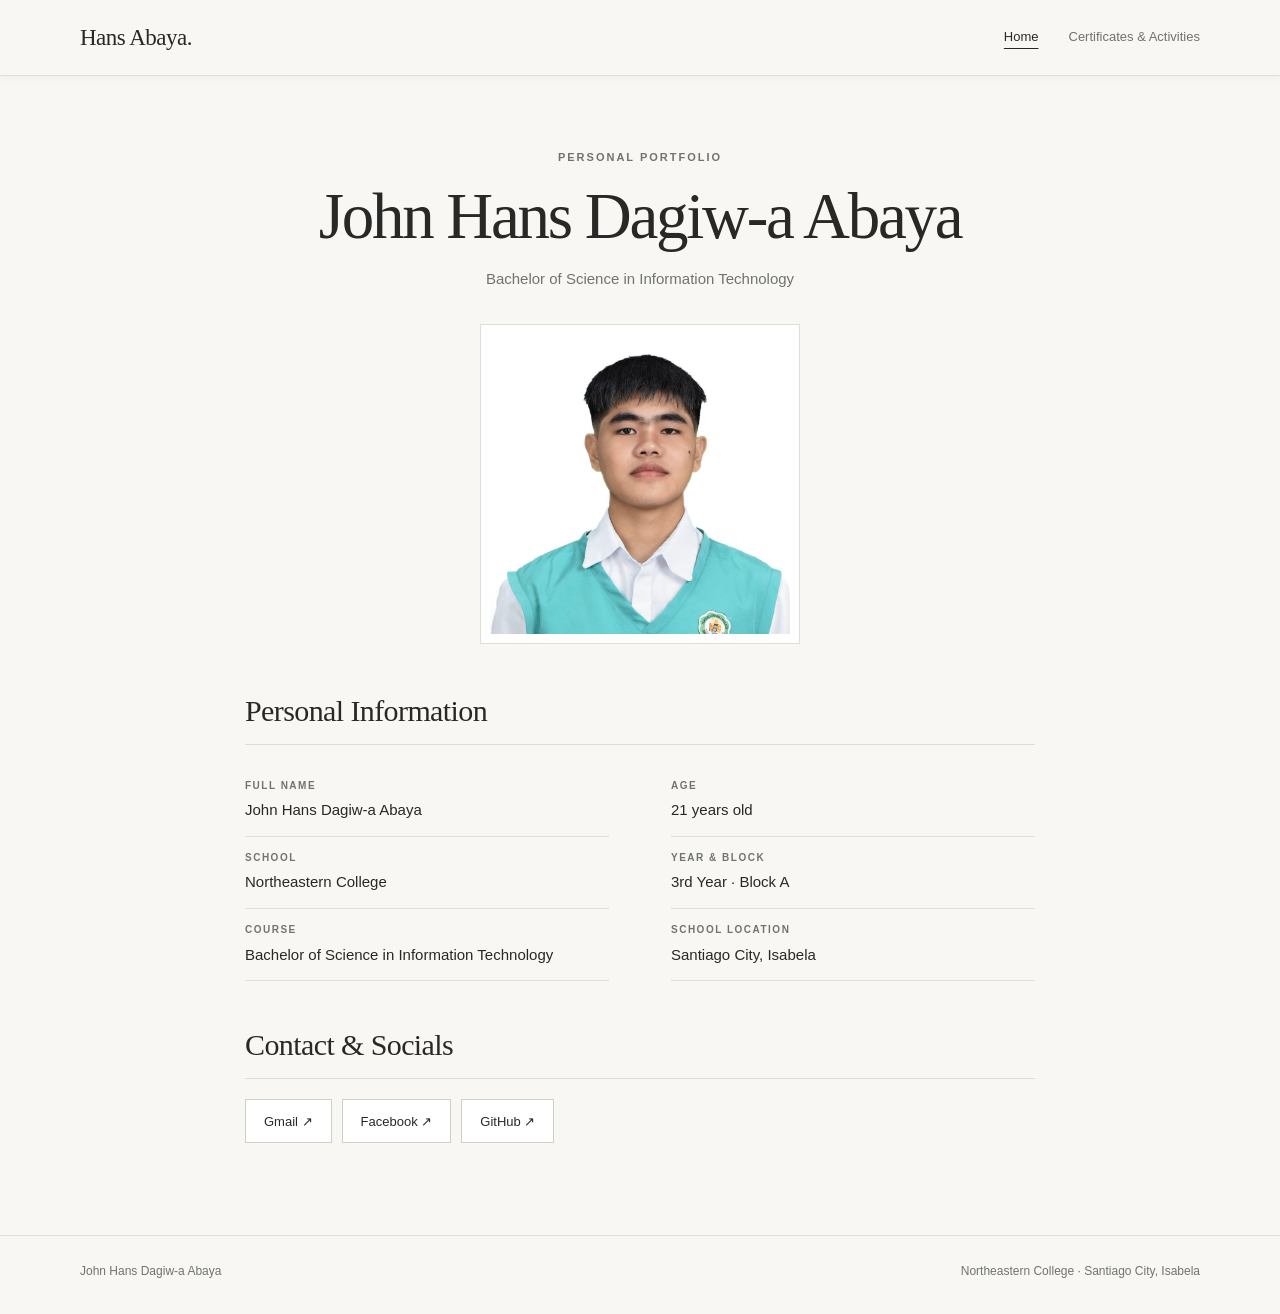
<file: index.html>
<!DOCTYPE html>
<html lang="en">
 <head>
  <meta charset="utf-8"/>
  <meta content="width=device-width, initial-scale=1" name="viewport"/>
  <meta content="light" name="color-scheme"/>
  <link href="assets/css/style.css" rel="stylesheet"/>
  <title>
   Hans Abaya | Personal Portfolio
  </title>
  <meta content="Personal portfolio of John Hans Dagiw-a Abaya, a third-year BSIT student at Northeastern College." name="description"/>
 </head>
 <body>
  <header class="site-header">
   <div class="container header-inner">
    <a class="brand" href="index.html">
     Hans Abaya.
    </a>
    <nav aria-label="Main navigation" class="main-nav">
     <a aria-current="page" href="index.html">
      Home
     </a>
     <a href="portfolio.html">
      Certificates &amp; Activities
     </a>
    </nav>
   </div>
  </header>
  <main class="home-main">
   <div class="container">
    <div class="home-intro">
     <p class="eyebrow">
      Personal Portfolio
     </p>
     <h1>
      John Hans Dagiw-a Abaya
     </h1>
     <p class="subtitle">
      Bachelor of Science in Information Technology
     </p>
    </div>
    <figure class="portrait-frame">
     <img alt="Portrait of John Hans Dagiw-a Abaya" decoding="async" fetchpriority="high" height="1000" src="assets/images/profile.jpg" width="1000"/>
    </figure>
    <section aria-labelledby="personal-info" class="profile-details">
     <div class="section-topline">
      <h2 id="personal-info">
       Personal Information
      </h2>
     </div>
     <div class="details-grid">
      <div class="detail">
       <span class="detail-label">
        Full name
       </span>
       <span class="detail-value">
        John Hans Dagiw-a Abaya
       </span>
      </div>
      <div class="detail">
       <span class="detail-label">
        Age
       </span>
       <span class="detail-value">
        21 years old
       </span>
      </div>
      <div class="detail">
       <span class="detail-label">
        School
       </span>
       <span class="detail-value">
        Northeastern College
       </span>
      </div>
      <div class="detail">
       <span class="detail-label">
        Year &amp; Block
       </span>
       <span class="detail-value">
        3rd Year &middot; Block A
       </span>
      </div>
      <div class="detail">
       <span class="detail-label">
        Course
       </span>
       <span class="detail-value">
        Bachelor of Science in Information Technology
       </span>
      </div>
      <div class="detail">
       <span class="detail-label">
        School Location
       </span>
       <span class="detail-value">
        Santiago City, Isabela
       </span>
      </div>
     </div>
     <div class="social-area">
      <div class="section-topline">
       <h2>
        Contact &amp; Socials
       </h2>
      </div>
      <div class="social-links">
       <a class="social-link" href="mailto:johnabaya8989@gmail.com">
        Gmail &nearrow;
       </a>
       <a class="social-link" href="https://www.facebook.com/john.abaya.319/" rel="noopener noreferrer" target="_blank">
        Facebook &nearrow;
       </a>
       <a class="social-link" href="https://github.com/ESC4N0R8989" rel="noopener noreferrer" target="_blank">
        GitHub &nearrow;
       </a>
      </div>
     </div>
    </section>
   </div>
  </main>
  <footer class="site-footer">
   <div class="container footer-inner">
    <span>
     John Hans Dagiw-a Abaya
    </span>
    <span>
     Northeastern College &middot; Santiago City, Isabela
    </span>
   </div>
  </footer>
 </body>
</html>
</file>
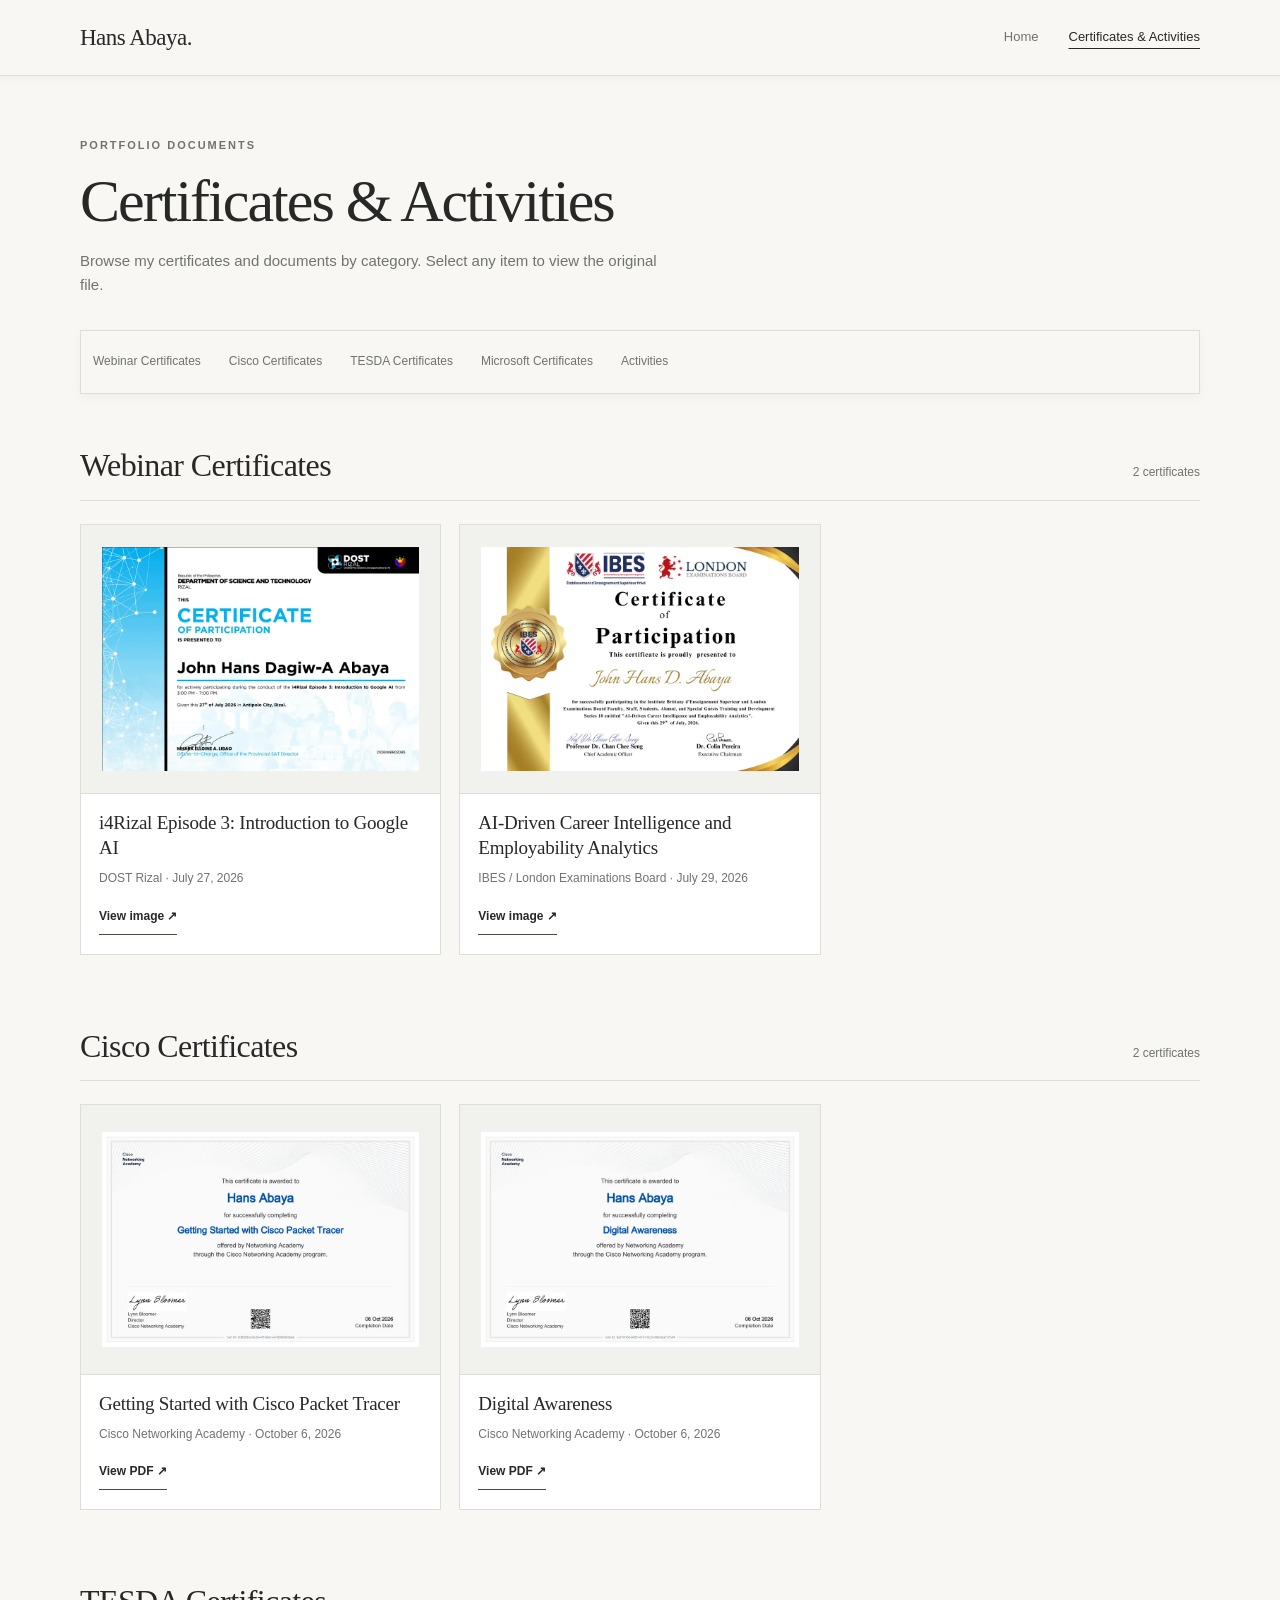
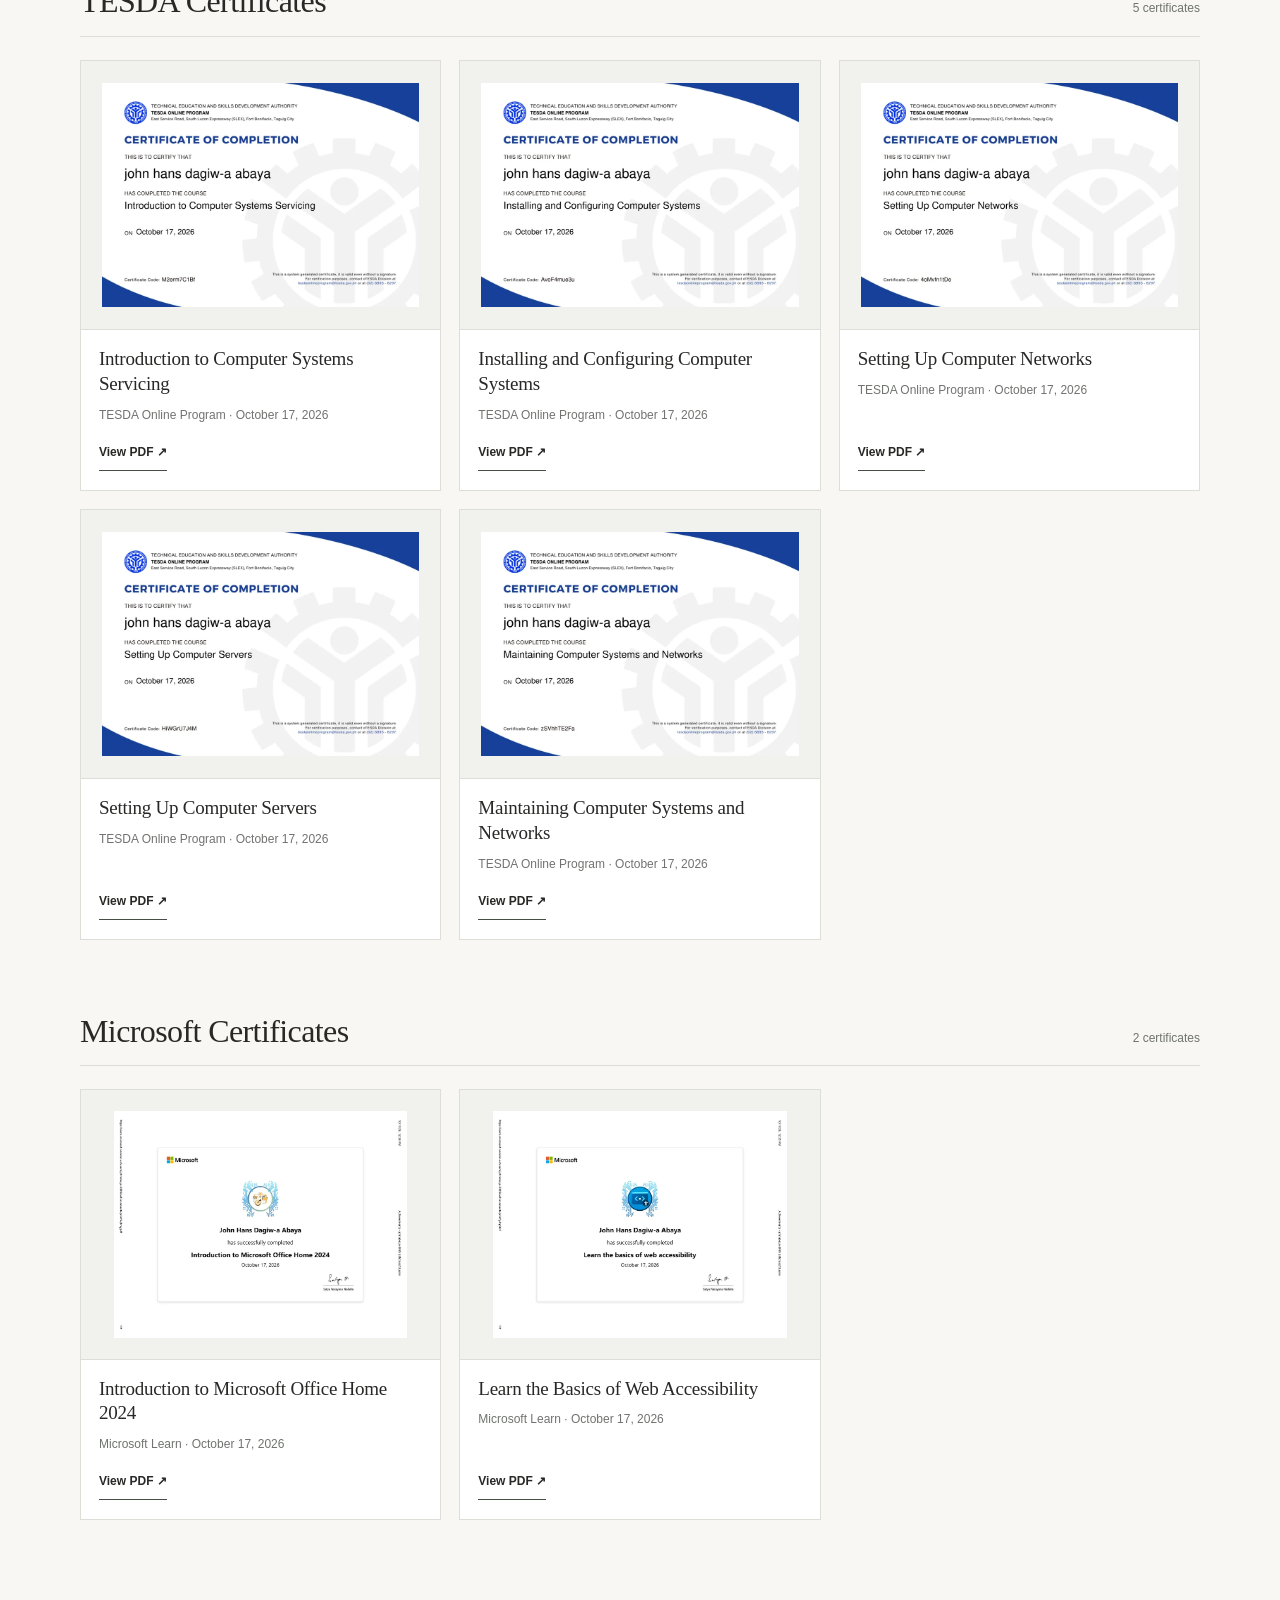
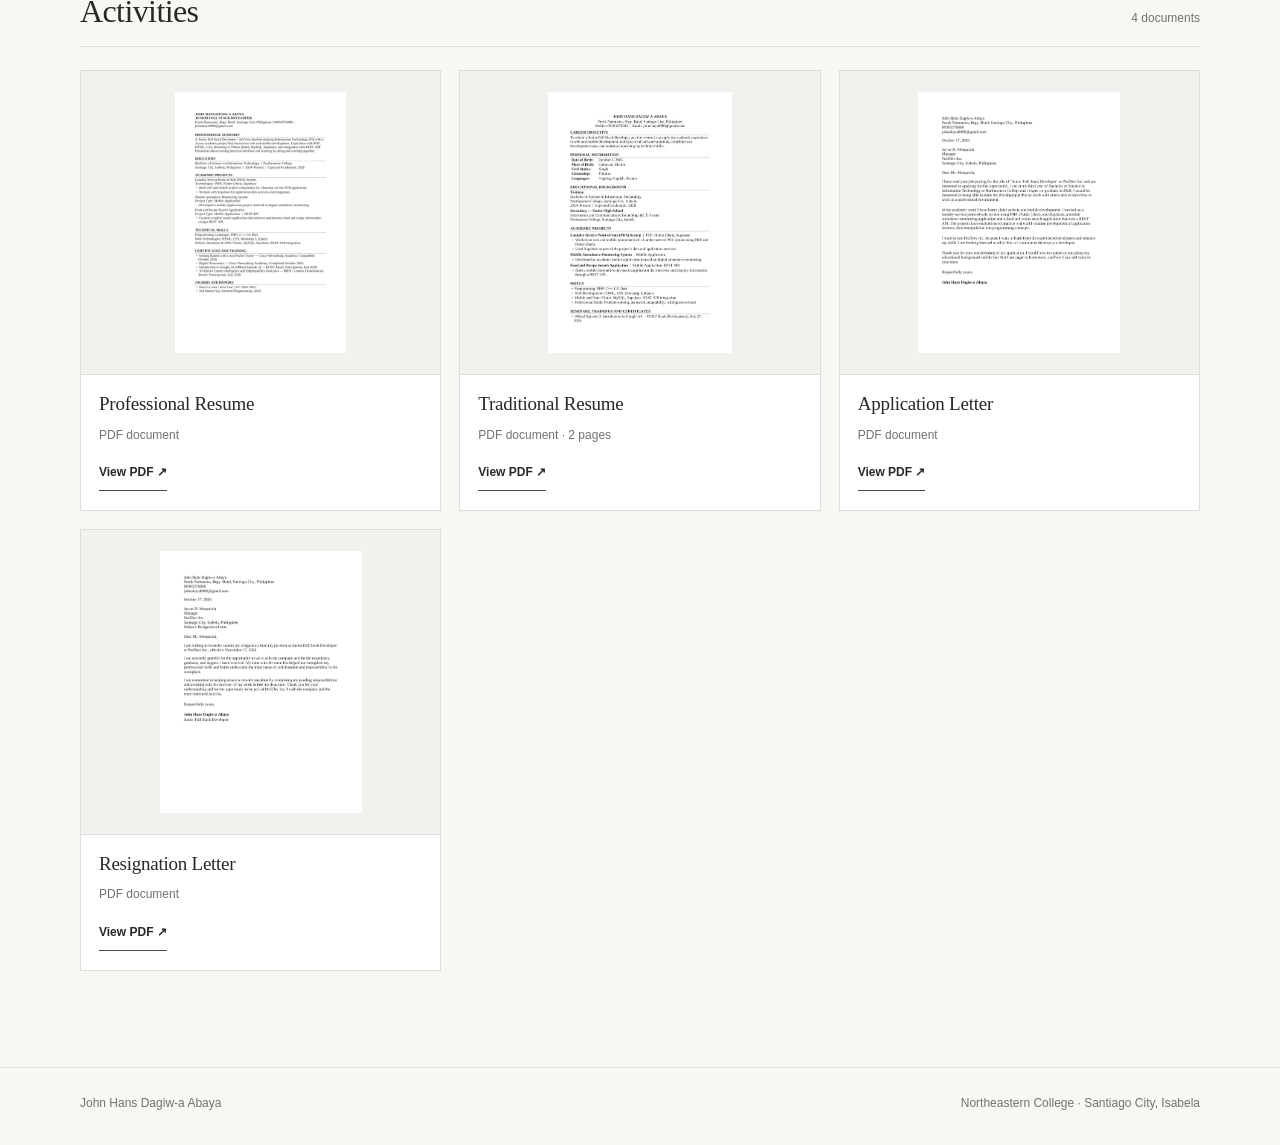
<file: portfolio.html>
<!DOCTYPE html>
<html lang="en">
 <head>
  <meta charset="utf-8"/>
  <meta content="width=device-width, initial-scale=1" name="viewport"/>
  <meta content="light" name="color-scheme"/>
  <link href="assets/css/style.css" rel="stylesheet"/>
  <title>
   Certificates &amp; Activities | Hans Abaya
  </title>
  <meta content="Certificates and activity documents supplied by John Hans Dagiw-a Abaya." name="description"/>
 </head>
 <body>
  <header class="site-header">
   <div class="container header-inner">
    <a class="brand" href="index.html">
     Hans Abaya.
    </a>
    <nav aria-label="Main navigation" class="main-nav">
     <a href="index.html">
      Home
     </a>
     <a aria-current="page" href="portfolio.html">
      Certificates &amp; Activities
     </a>
    </nav>
   </div>
  </header>
  <main class="portfolio-main">
   <div class="container">
    <div class="page-heading">
     <p class="eyebrow">
      Portfolio Documents
     </p>
     <h1>
      Certificates &amp; Activities
     </h1>
     <p>
      Browse my certificates and documents by category. Select any item to view the original file.
     </p>
    </div>
    <nav aria-label="Certificate categories" class="category-nav">
     <a href="#webinar">
      Webinar Certificates
     </a>
     <a href="#cisco">
      Cisco Certificates
     </a>
     <a href="#tesda">
      TESDA Certificates
     </a>
     <a href="#microsoft">
      Microsoft Certificates
     </a>
     <a href="#activities">
      Activities
     </a>
    </nav>
    <section aria-labelledby="heading-webinar" class="gallery-section" id="webinar">
     <div class="gallery-heading">
      <h2 id="heading-webinar">
       Webinar Certificates
      </h2>
      <small>
       2 certificates
      </small>
     </div>
     <div class="gallery-grid">
      <article class="item">
       <a aria-label="Open i4Rizal Episode 3: Introduction to Google AI" class="preview-link" href="assets/images/google-ai-webinar.png" rel="noopener noreferrer" target="_blank">
        <img alt="Preview of i4Rizal Episode 3: Introduction to Google AI" decoding="async" height="636" loading="lazy" src="assets/previews/google-ai-webinar.webp" width="900"/>
       </a>
       <div class="item-text">
        <h3>
         i4Rizal Episode 3: Introduction to Google AI
        </h3>
        <p class="item-meta">
         DOST Rizal &middot; July 27, 2026
        </p>
        <a class="item-action" href="assets/images/google-ai-webinar.png" rel="noopener noreferrer" target="_blank">
         View image &nearrow;
        </a>
       </div>
      </article>
      <article class="item">
       <a aria-label="Open AI-Driven Career Intelligence and Employability Analytics" class="preview-link" href="assets/images/ai-driven-career-intelligence.png" rel="noopener noreferrer" target="_blank">
        <img alt="Preview of AI-Driven Career Intelligence and Employability Analytics" decoding="async" height="636" loading="lazy" src="assets/previews/ai-driven-career-intelligence.webp" width="900"/>
       </a>
       <div class="item-text">
        <h3>
         AI-Driven Career Intelligence and Employability Analytics
        </h3>
        <p class="item-meta">
         IBES / London Examinations Board &middot; July 29, 2026
        </p>
        <a class="item-action" href="assets/images/ai-driven-career-intelligence.png" rel="noopener noreferrer" target="_blank">
         View image &nearrow;
        </a>
       </div>
      </article>
     </div>
    </section>
    <section aria-labelledby="heading-cisco" class="gallery-section" id="cisco">
     <div class="gallery-heading">
      <h2 id="heading-cisco">
       Cisco Certificates
      </h2>
      <small>
       2 certificates
      </small>
     </div>
     <div class="gallery-grid">
      <article class="item">
       <a aria-label="Open Getting Started with Cisco Packet Tracer" class="preview-link" href="assets/pdfs/cisco/cisco-packet-tracer.pdf" rel="noopener noreferrer" target="_blank">
        <img alt="Preview of Getting Started with Cisco Packet Tracer" decoding="async" height="610" loading="lazy" src="assets/previews/cisco-packet-tracer.webp" width="900"/>
       </a>
       <div class="item-text">
        <h3>
         Getting Started with Cisco Packet Tracer
        </h3>
        <p class="item-meta">
         Cisco Networking Academy &middot; October 6, 2026
        </p>
        <a class="item-action" href="assets/pdfs/cisco/cisco-packet-tracer.pdf" rel="noopener noreferrer" target="_blank">
         View PDF &nearrow;
        </a>
       </div>
      </article>
      <article class="item">
       <a aria-label="Open Digital Awareness" class="preview-link" href="assets/pdfs/cisco/digital-awareness.pdf" rel="noopener noreferrer" target="_blank">
        <img alt="Preview of Digital Awareness" decoding="async" height="610" loading="lazy" src="assets/previews/digital-awareness.webp" width="900"/>
       </a>
       <div class="item-text">
        <h3>
         Digital Awareness
        </h3>
        <p class="item-meta">
         Cisco Networking Academy &middot; October 6, 2026
        </p>
        <a class="item-action" href="assets/pdfs/cisco/digital-awareness.pdf" rel="noopener noreferrer" target="_blank">
         View PDF &nearrow;
        </a>
       </div>
      </article>
     </div>
    </section>
    <section aria-labelledby="heading-tesda" class="gallery-section" id="tesda">
     <div class="gallery-heading">
      <h2 id="heading-tesda">
       TESDA Certificates
      </h2>
      <small>
       5 certificates
      </small>
     </div>
     <div class="gallery-grid">
      <article class="item">
       <a aria-label="Open Introduction to Computer Systems Servicing" class="preview-link" href="assets/pdfs/tesda/introduction-to-computer-systems-servicing.pdf" rel="noopener noreferrer" target="_blank">
        <img alt="Preview of Introduction to Computer Systems Servicing" decoding="async" height="637" loading="lazy" src="assets/previews/introduction-to-computer-systems-servicing.webp" width="900"/>
       </a>
       <div class="item-text">
        <h3>
         Introduction to Computer Systems Servicing
        </h3>
        <p class="item-meta">
         TESDA Online Program &middot; October 17, 2026
        </p>
        <a class="item-action" href="assets/pdfs/tesda/introduction-to-computer-systems-servicing.pdf" rel="noopener noreferrer" target="_blank">
         View PDF &nearrow;
        </a>
       </div>
      </article>
      <article class="item">
       <a aria-label="Open Installing and Configuring Computer Systems" class="preview-link" href="assets/pdfs/tesda/installing-and-configuring-computer-systems.pdf" rel="noopener noreferrer" target="_blank">
        <img alt="Preview of Installing and Configuring Computer Systems" decoding="async" height="637" loading="lazy" src="assets/previews/installing-and-configuring-computer-systems.webp" width="900"/>
       </a>
       <div class="item-text">
        <h3>
         Installing and Configuring Computer Systems
        </h3>
        <p class="item-meta">
         TESDA Online Program &middot; October 17, 2026
        </p>
        <a class="item-action" href="assets/pdfs/tesda/installing-and-configuring-computer-systems.pdf" rel="noopener noreferrer" target="_blank">
         View PDF &nearrow;
        </a>
       </div>
      </article>
      <article class="item">
       <a aria-label="Open Setting Up Computer Networks" class="preview-link" href="assets/pdfs/tesda/setting-up-computer-networks.pdf" rel="noopener noreferrer" target="_blank">
        <img alt="Preview of Setting Up Computer Networks" decoding="async" height="637" loading="lazy" src="assets/previews/setting-up-computer-networks.webp" width="900"/>
       </a>
       <div class="item-text">
        <h3>
         Setting Up Computer Networks
        </h3>
        <p class="item-meta">
         TESDA Online Program &middot; October 17, 2026
        </p>
        <a class="item-action" href="assets/pdfs/tesda/setting-up-computer-networks.pdf" rel="noopener noreferrer" target="_blank">
         View PDF &nearrow;
        </a>
       </div>
      </article>
      <article class="item">
       <a aria-label="Open Setting Up Computer Servers" class="preview-link" href="assets/pdfs/tesda/setting-up-computer-servers.pdf" rel="noopener noreferrer" target="_blank">
        <img alt="Preview of Setting Up Computer Servers" decoding="async" height="637" loading="lazy" src="assets/previews/setting-up-computer-servers.webp" width="900"/>
       </a>
       <div class="item-text">
        <h3>
         Setting Up Computer Servers
        </h3>
        <p class="item-meta">
         TESDA Online Program &middot; October 17, 2026
        </p>
        <a class="item-action" href="assets/pdfs/tesda/setting-up-computer-servers.pdf" rel="noopener noreferrer" target="_blank">
         View PDF &nearrow;
        </a>
       </div>
      </article>
      <article class="item">
       <a aria-label="Open Maintaining Computer Systems and Networks" class="preview-link" href="assets/pdfs/tesda/maintaining-computer-systems-and-networks.pdf" rel="noopener noreferrer" target="_blank">
        <img alt="Preview of Maintaining Computer Systems and Networks" decoding="async" height="637" loading="lazy" src="assets/previews/maintaining-computer-systems-and-networks.webp" width="900"/>
       </a>
       <div class="item-text">
        <h3>
         Maintaining Computer Systems and Networks
        </h3>
        <p class="item-meta">
         TESDA Online Program &middot; October 17, 2026
        </p>
        <a class="item-action" href="assets/pdfs/tesda/maintaining-computer-systems-and-networks.pdf" rel="noopener noreferrer" target="_blank">
         View PDF &nearrow;
        </a>
       </div>
      </article>
     </div>
    </section>
    <section aria-labelledby="heading-microsoft" class="gallery-section" id="microsoft">
     <div class="gallery-heading">
      <h2 id="heading-microsoft">
       Microsoft Certificates
      </h2>
      <small>
       2 certificates
      </small>
     </div>
     <div class="gallery-grid">
      <article class="item">
       <a aria-label="Open Introduction to Microsoft Office Home 2024" class="preview-link" href="assets/pdfs/microsoft/introduction-to-microsoft-office-home-2024.pdf" rel="noopener noreferrer" target="_blank">
        <img alt="Preview of Introduction to Microsoft Office Home 2024" decoding="async" height="695" loading="lazy" src="assets/previews/introduction-to-microsoft-office-home-2024.webp" width="900"/>
       </a>
       <div class="item-text">
        <h3>
         Introduction to Microsoft Office Home 2024
        </h3>
        <p class="item-meta">
         Microsoft Learn &middot; October 17, 2026
        </p>
        <a class="item-action" href="assets/pdfs/microsoft/introduction-to-microsoft-office-home-2024.pdf" rel="noopener noreferrer" target="_blank">
         View PDF &nearrow;
        </a>
       </div>
      </article>
      <article class="item">
       <a aria-label="Open Learn the Basics of Web Accessibility" class="preview-link" href="assets/pdfs/microsoft/learn-the-basics-of-web-accessibility.pdf" rel="noopener noreferrer" target="_blank">
        <img alt="Preview of Learn the Basics of Web Accessibility" decoding="async" height="695" loading="lazy" src="assets/previews/learn-the-basics-of-web-accessibility.webp" width="900"/>
       </a>
       <div class="item-text">
        <h3>
         Learn the Basics of Web Accessibility
        </h3>
        <p class="item-meta">
         Microsoft Learn &middot; October 17, 2026
        </p>
        <a class="item-action" href="assets/pdfs/microsoft/learn-the-basics-of-web-accessibility.pdf" rel="noopener noreferrer" target="_blank">
         View PDF &nearrow;
        </a>
       </div>
      </article>
     </div>
    </section>
    <section aria-labelledby="heading-activities" class="gallery-section" id="activities">
     <div class="gallery-heading">
      <h2 id="heading-activities">
       Activities
      </h2>
      <small>
       4 documents
      </small>
     </div>
     <div class="gallery-grid">
      <article class="item">
       <a aria-label="Open Professional Resume" class="preview-link" href="assets/pdfs/activities/professional-resume.pdf" rel="noopener noreferrer" target="_blank">
        <img alt="Preview of Professional Resume" decoding="async" height="700" loading="lazy" src="assets/previews/professional-resume.webp" width="458"/>
       </a>
       <div class="item-text">
        <h3>
         Professional Resume
        </h3>
        <p class="item-meta">
         PDF document
        </p>
        <a class="item-action" href="assets/pdfs/activities/professional-resume.pdf" rel="noopener noreferrer" target="_blank">
         View PDF &nearrow;
        </a>
       </div>
      </article>
      <article class="item">
       <a aria-label="Open Traditional Resume" class="preview-link" href="assets/pdfs/activities/traditional-resume.pdf" rel="noopener noreferrer" target="_blank">
        <img alt="Preview of Traditional Resume" decoding="async" height="700" loading="lazy" src="assets/previews/traditional-resume.webp" width="495"/>
       </a>
       <div class="item-text">
        <h3>
         Traditional Resume
        </h3>
        <p class="item-meta">
         PDF document &middot; 2 pages
        </p>
        <a class="item-action" href="assets/pdfs/activities/traditional-resume.pdf" rel="noopener noreferrer" target="_blank">
         View PDF &nearrow;
        </a>
       </div>
      </article>
      <article class="item">
       <a aria-label="Open Application Letter" class="preview-link" href="assets/pdfs/activities/application-letter.pdf" rel="noopener noreferrer" target="_blank">
        <img alt="Preview of Application Letter" decoding="async" height="700" loading="lazy" src="assets/previews/application-letter.webp" width="541"/>
       </a>
       <div class="item-text">
        <h3>
         Application Letter
        </h3>
        <p class="item-meta">
         PDF document
        </p>
        <a class="item-action" href="assets/pdfs/activities/application-letter.pdf" rel="noopener noreferrer" target="_blank">
         View PDF &nearrow;
        </a>
       </div>
      </article>
      <article class="item">
       <a aria-label="Open Resignation Letter" class="preview-link" href="assets/pdfs/activities/resignation-letter.pdf" rel="noopener noreferrer" target="_blank">
        <img alt="Preview of Resignation Letter" decoding="async" height="700" loading="lazy" src="assets/previews/resignation-letter.webp" width="541"/>
       </a>
       <div class="item-text">
        <h3>
         Resignation Letter
        </h3>
        <p class="item-meta">
         PDF document
        </p>
        <a class="item-action" href="assets/pdfs/activities/resignation-letter.pdf" rel="noopener noreferrer" target="_blank">
         View PDF &nearrow;
        </a>
       </div>
      </article>
     </div>
    </section>
   </div>
  </main>
  <footer class="site-footer">
   <div class="container footer-inner">
    <span>
     John Hans Dagiw-a Abaya
    </span>
    <span>
     Northeastern College &middot; Santiago City, Isabela
    </span>
   </div>
  </footer>
 </body>
</html>
</file>
<file: assets/css/style.css>
/* Hans Abaya | responsive personal portfolio | HTML + CSS only */
:root {
  color-scheme: light;
  --paper: #f8f7f4;
  --white: #ffffff;
  --ink: #282927;
  --muted: #70736f;
  --line: #deded9;
  --accent: #454d45;
  --content-width: 1120px;
  --header-height: 76px;
  --category-height: 64px;
}
*, *::before, *::after { box-sizing: border-box; }
html {
  scroll-behavior: smooth;
  scroll-padding-top: 0;
  -webkit-text-size-adjust: 100%;
}
body {
  margin: 0;
  min-width: 0;
  background: var(--paper);
  color: var(--ink);
  font-family: Arial, Helvetica, sans-serif;
  font-size: 15px;
  line-height: 1.65;
  overflow-wrap: break-word;
}
a { color: inherit; }
a:focus-visible { outline: 2px solid var(--accent); outline-offset: 4px; border-radius: 2px; }
img { display: block; max-width: 100%; }
.container { width: min(var(--content-width), calc(100% - 64px)); margin-inline: auto; }
h1, h2, h3, p { margin-top: 0; }
h1, h2 { font-family: Georgia, 'Times New Roman', serif; font-weight: 400; }
.eyebrow { text-transform: uppercase; font-size: 11px; font-weight: 700; letter-spacing: 2px; color: var(--muted); margin: 0 0 14px; }

/* Persistent site navigation: visible as the document scrolls on both pages. */
.site-header {
  position: sticky;
  top: 0;
  z-index: 100;
  height: var(--header-height);
  background: rgb(248 247 244 / 97%);
  border-bottom: 1px solid var(--line);
  box-shadow: 0 2px 12px rgb(31 32 27 / 4%);
}
.header-inner {
  height: 100%;
  display: flex;
  justify-content: space-between;
  align-items: center;
  gap: 20px;
}
.brand { flex-shrink: 0; text-decoration: none; font-family: Georgia, 'Times New Roman', serif; font-size: 23px; letter-spacing: -.5px; white-space: nowrap; }
.main-nav { display: flex; align-items: center; gap: clamp(15px, 3vw, 30px); min-width: 0; }
.main-nav a {
  display: inline-flex;
  min-height: 44px;
  align-items: center;
  text-decoration: none;
  color: var(--muted);
  font-size: 13px;
  line-height: 1.25;
  white-space: nowrap;
  transition: color .2s ease;
}
.main-nav a:hover, .main-nav a[aria-current="page"] { color: var(--ink); }
.main-nav a[aria-current="page"] { text-decoration: underline; text-underline-offset: 7px; text-decoration-thickness: 1px; }

.site-footer { border-top: 1px solid var(--line); padding: 26px 0 32px; font-size: 12px; color: var(--muted); }
.footer-inner { display: flex; align-items: center; justify-content: space-between; gap: 10px 24px; flex-wrap: wrap; }

/* Home page: proportional portrait, balanced white space and readable details. */
.home-main { padding: clamp(42px, 6vw, 72px) 0 clamp(62px, 8vw, 92px); }
.home-intro { text-align: center; max-width: 780px; margin: 0 auto 32px; }
.home-intro h1 { font-size: clamp(32px, 5.6vw, 65px); line-height: 1.12; letter-spacing: -.035em; margin: 0 0 14px; text-wrap: balance; }
.home-intro .subtitle { font-size: clamp(13px, 1.7vw, 15px); color: var(--muted); margin: 0; }
.portrait-frame {
  width: min(320px, 100%);
  margin: 0 auto 49px;
  background: var(--white);
  border: 1px solid var(--line);
  padding: 9px;
}
.portrait-frame img { display: block; width: 100%; height: auto; aspect-ratio: 1 / 1; object-fit: contain; }
.profile-details { width: min(790px, 100%); margin-inline: auto; }
.section-topline { display: flex; align-items: baseline; gap: 14px; margin: 0 0 20px; border-bottom: 1px solid var(--line); padding-bottom: 15px; }
.section-topline h2 { font-size: clamp(25px, 3vw, 30px); line-height: 1.2; letter-spacing: -.6px; margin: 0; }
.details-grid { display: grid; grid-template-columns: repeat(2, minmax(0, 1fr)); column-gap: clamp(24px, 5vw, 62px); }
.detail { border-bottom: 1px solid var(--line); padding: 13px 0; min-width: 0; }
.detail-label { display: block; color: var(--muted); text-transform: uppercase; font-size: 10px; font-weight: 700; letter-spacing: 1.5px; margin-bottom: 4px; }
.detail-value { display: block; font-size: 15px; overflow-wrap: anywhere; }
.social-area { margin-top: 46px; }
.social-links { display: flex; align-items: stretch; gap: 10px; flex-wrap: wrap; }
.social-link { display: inline-flex; align-items: center; justify-content: center; min-height: 44px; border: 1px solid #cfcfca; background: var(--white); padding: 10px 18px; text-decoration: none; font-size: 13px; transition: background .2s ease, border-color .2s ease; }
.social-link:hover { background: #eae9e4; border-color: #aaaba5; }

/* Certificates / documents page. */
.portfolio-main { padding: clamp(42px, 5vw, 60px) 0 clamp(70px, 8vw, 96px); }
.page-heading { margin: 0 0 32px; }
.page-heading h1 { font-size: clamp(32px, 5vw, 60px); line-height: 1.11; letter-spacing: -.033em; margin: 0 0 14px; text-wrap: balance; }
.page-heading p:last-child { color: var(--muted); max-width: 600px; margin-bottom: 0; }

/* Category navigation follows scrolling, directly below the main navigation.
   On narrow devices it can be swiped horizontally, instead of wrapping into a
   tall bar that hides the content. */
.category-nav {
  position: sticky;
  top: var(--header-height);
  z-index: 90;
  display: flex;
  flex-wrap: nowrap;
  align-items: center;
  gap: clamp(14px, 2.2vw, 28px);
  width: 100%;
  min-height: var(--category-height);
  overflow-x: auto;
  overscroll-behavior-x: contain;
  -webkit-overflow-scrolling: touch;
  scrollbar-width: thin;
  scrollbar-color: #c9c9c2 transparent;
  padding: 11px 12px;
  margin-bottom: clamp(30px, 5vw, 52px);
  border: 1px solid var(--line);
  background: rgb(248 247 244 / 98%);
  box-shadow: 0 4px 12px rgb(31 32 27 / 4%);
}
.category-nav a {
  display: inline-flex;
  align-items: center;
  min-height: 38px;
  flex: none;
  white-space: nowrap;
  text-decoration: none;
  font-size: 12px;
  color: var(--muted);
  border-bottom: 1px solid transparent;
}
.category-nav a:hover, .category-nav a:focus-visible { color: var(--ink); border-bottom-color: var(--ink); }
.gallery-section { margin-bottom: clamp(50px, 6vw, 72px); scroll-margin-top: calc(var(--header-height) + var(--category-height) + 22px); }
.gallery-section:last-child { margin-bottom: 0; }
.gallery-heading { display: flex; align-items: baseline; justify-content: space-between; flex-wrap: wrap; gap: 3px 18px; border-bottom: 1px solid var(--line); padding-bottom: 15px; margin-bottom: 23px; }
.gallery-heading h2 { font-size: clamp(25px, 3.1vw, 32px); line-height: 1.2; letter-spacing: -.6px; margin: 0; }
.gallery-heading small { color: var(--muted); font-size: 12px; white-space: nowrap; }
.gallery-grid { display: grid; grid-template-columns: repeat(3, minmax(0, 1fr)); gap: 18px; }
.item { display: flex; flex-direction: column; min-width: 0; background: var(--white); border: 1px solid var(--line); }
.preview-link {
  display: flex;
  align-items: center;
  justify-content: center;
  overflow: hidden;
  width: 100%;
  aspect-ratio: 4 / 3;
  padding: clamp(12px, 2vw, 21px);
  background: #f1f1ee;
  border-bottom: 1px solid var(--line);
}
.preview-link img {
  display: block;
  width: 100%;
  height: 100%;
  object-fit: contain;
  object-position: center center;
  transition: transform .22s ease;
}
.preview-link:hover img { transform: scale(1.025); }
/* Taller viewports improve legibility of portrait resume/letter previews. */
#activities .preview-link { aspect-ratio: 1.18 / 1; }
.item-text { display: flex; flex-direction: column; flex: 1; min-width: 0; padding: 17px 18px 19px; }
.item-text h3 { font-family: Georgia, 'Times New Roman', serif; font-size: clamp(17px, 1.7vw, 19px); font-weight: 400; letter-spacing: -.25px; line-height: 1.3; margin: 0 0 9px; overflow-wrap: anywhere; }
.item-meta { color: var(--muted); font-size: 12px; line-height: 1.6; margin: 0 0 16px; }
.item-action { margin-top: auto; align-self: flex-start; min-height: 30px; font-size: 12px; font-weight: 700; text-decoration: none; border-bottom: 1px solid var(--accent); padding: 2px 0 4px; }
.item-action:hover { color: #6d6d66; }

@media (max-width: 960px) {
  .container { width: min(var(--content-width), calc(100% - 48px)); }
  .gallery-grid { grid-template-columns: repeat(2, minmax(0, 1fr)); }
}
@media (max-width: 620px) {
  :root { --header-height: 104px; --category-height: 62px; }
  .container { width: calc(100% - 36px); }
  .header-inner { flex-direction: column; align-items: flex-start; justify-content: center; gap: 1px; padding-block: 8px; }
  .brand { font-size: 21px; line-height: 1.2; }
  .main-nav { width: 100%; gap: 22px; }
  .main-nav a { min-height: 40px; font-size: 12.5px; }
  .home-main { padding-top: 39px; }
  .home-intro { margin-bottom: 25px; }
  .home-intro h1 { font-size: clamp(31px, 9vw, 42px); }
  .portrait-frame { width: min(268px, 84%); margin-bottom: 34px; padding: 7px; }
  .details-grid { grid-template-columns: 1fr; }
  .social-area { margin-top: 35px; }
  .social-links { gap: 8px; }
  .social-link { flex: 1 1 120px; }
  .portfolio-main { padding-top: 35px; }
  .page-heading { margin-bottom: 25px; }
  .page-heading h1 { font-size: clamp(30px, 8.8vw, 40px); }
  .category-nav { gap: 19px; margin-bottom: 36px; padding-inline: 12px; }
  .gallery-heading { margin-bottom: 17px; }
  .gallery-grid { grid-template-columns: minmax(0, 1fr); gap: 15px; }
  .preview-link { aspect-ratio: 4 / 2.75; padding: 15px; }
  #activities .preview-link { aspect-ratio: 4 / 3; }
  .item-text { padding: 16px 17px 18px; }
  .site-footer { padding-block: 23px; }
  .footer-inner { display: grid; gap: 5px; }
}
@media (max-width: 360px) {
  .container { width: calc(100% - 28px); }
  .main-nav { gap: 15px; }
  .main-nav a { font-size: 12px; }
  .home-intro h1 { font-size: 30px; }
  .section-topline h2 { font-size: 25px; }
  .category-nav { gap: 15px; }
  .gallery-heading h2 { font-size: 25px; }
}
@media (min-width: 1500px) {
  .container { width: min(1200px, calc(100% - 96px)); }
  .preview-link { max-height: 305px; }
  #activities .preview-link { max-height: 330px; }
}
@media (prefers-reduced-motion: reduce) {
  html { scroll-behavior: auto; }
  .preview-link img, .main-nav a, .social-link { transition: none; }
}
</file>
